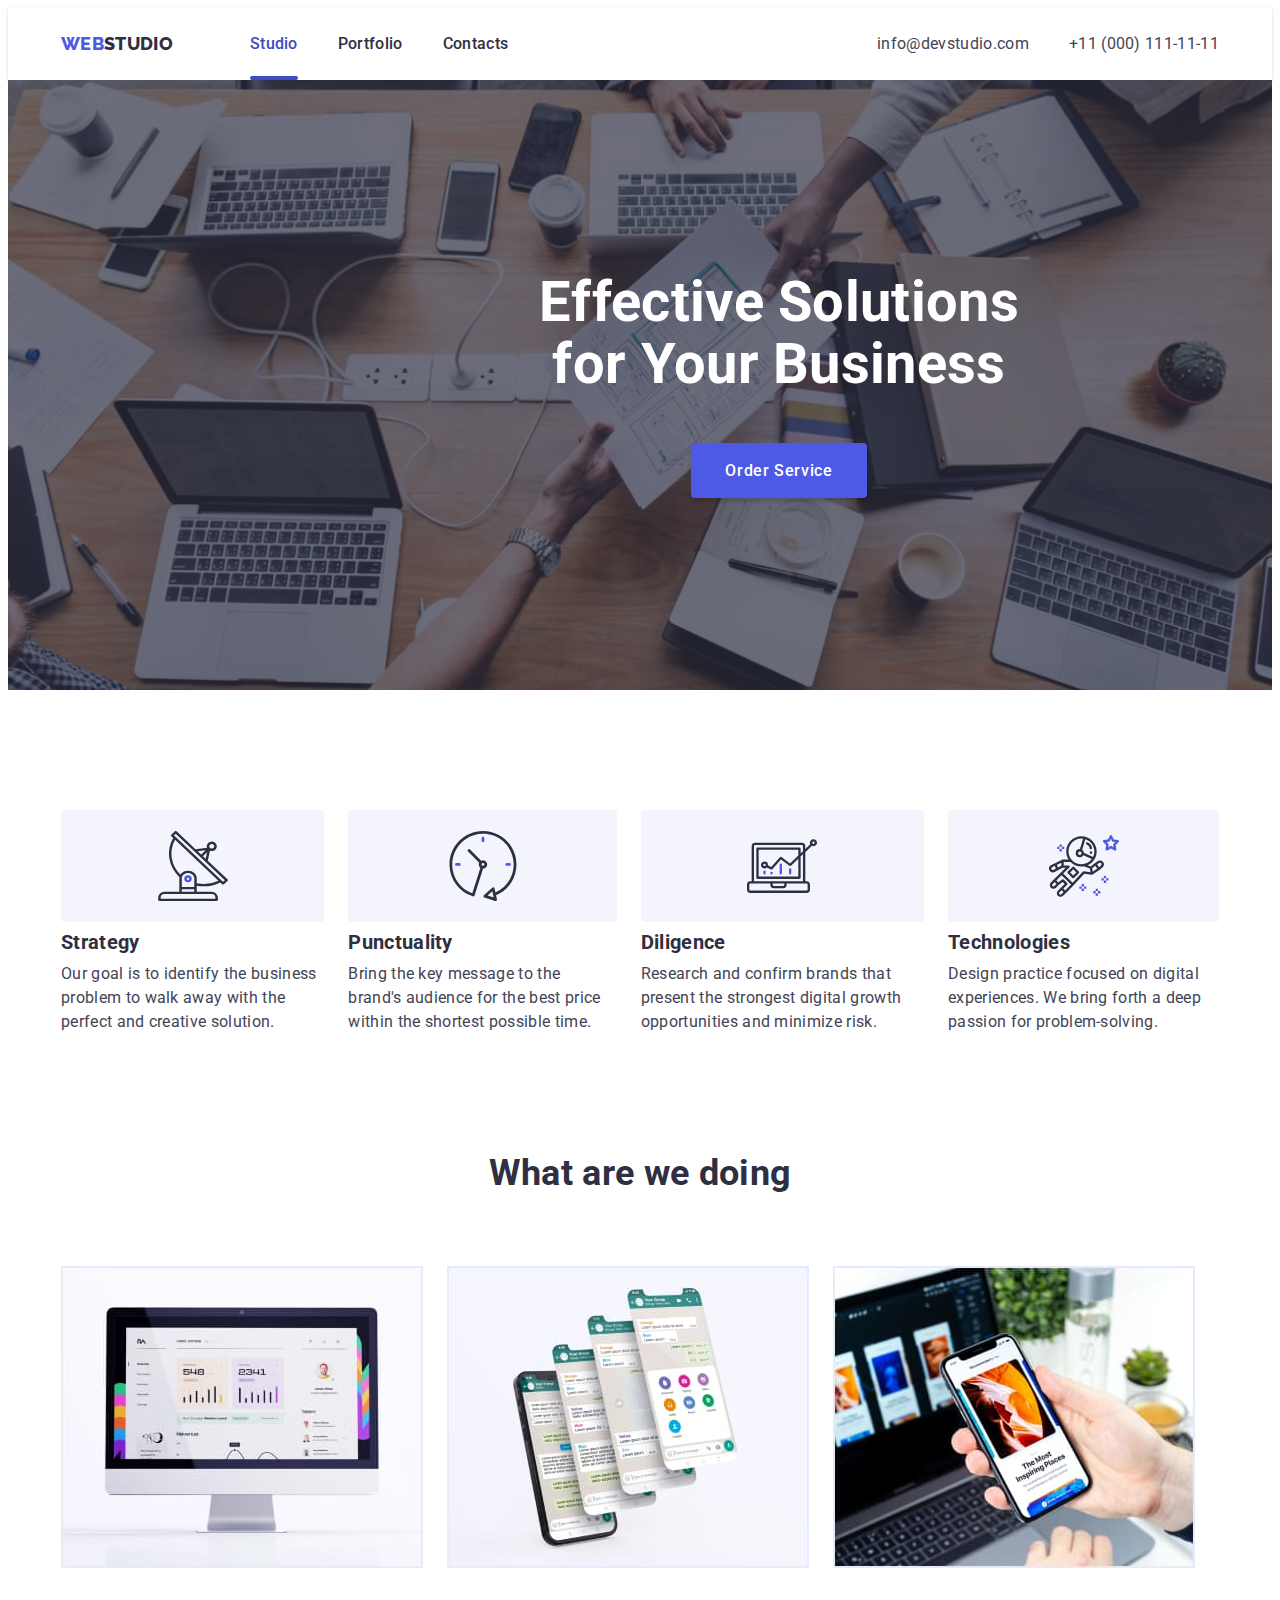
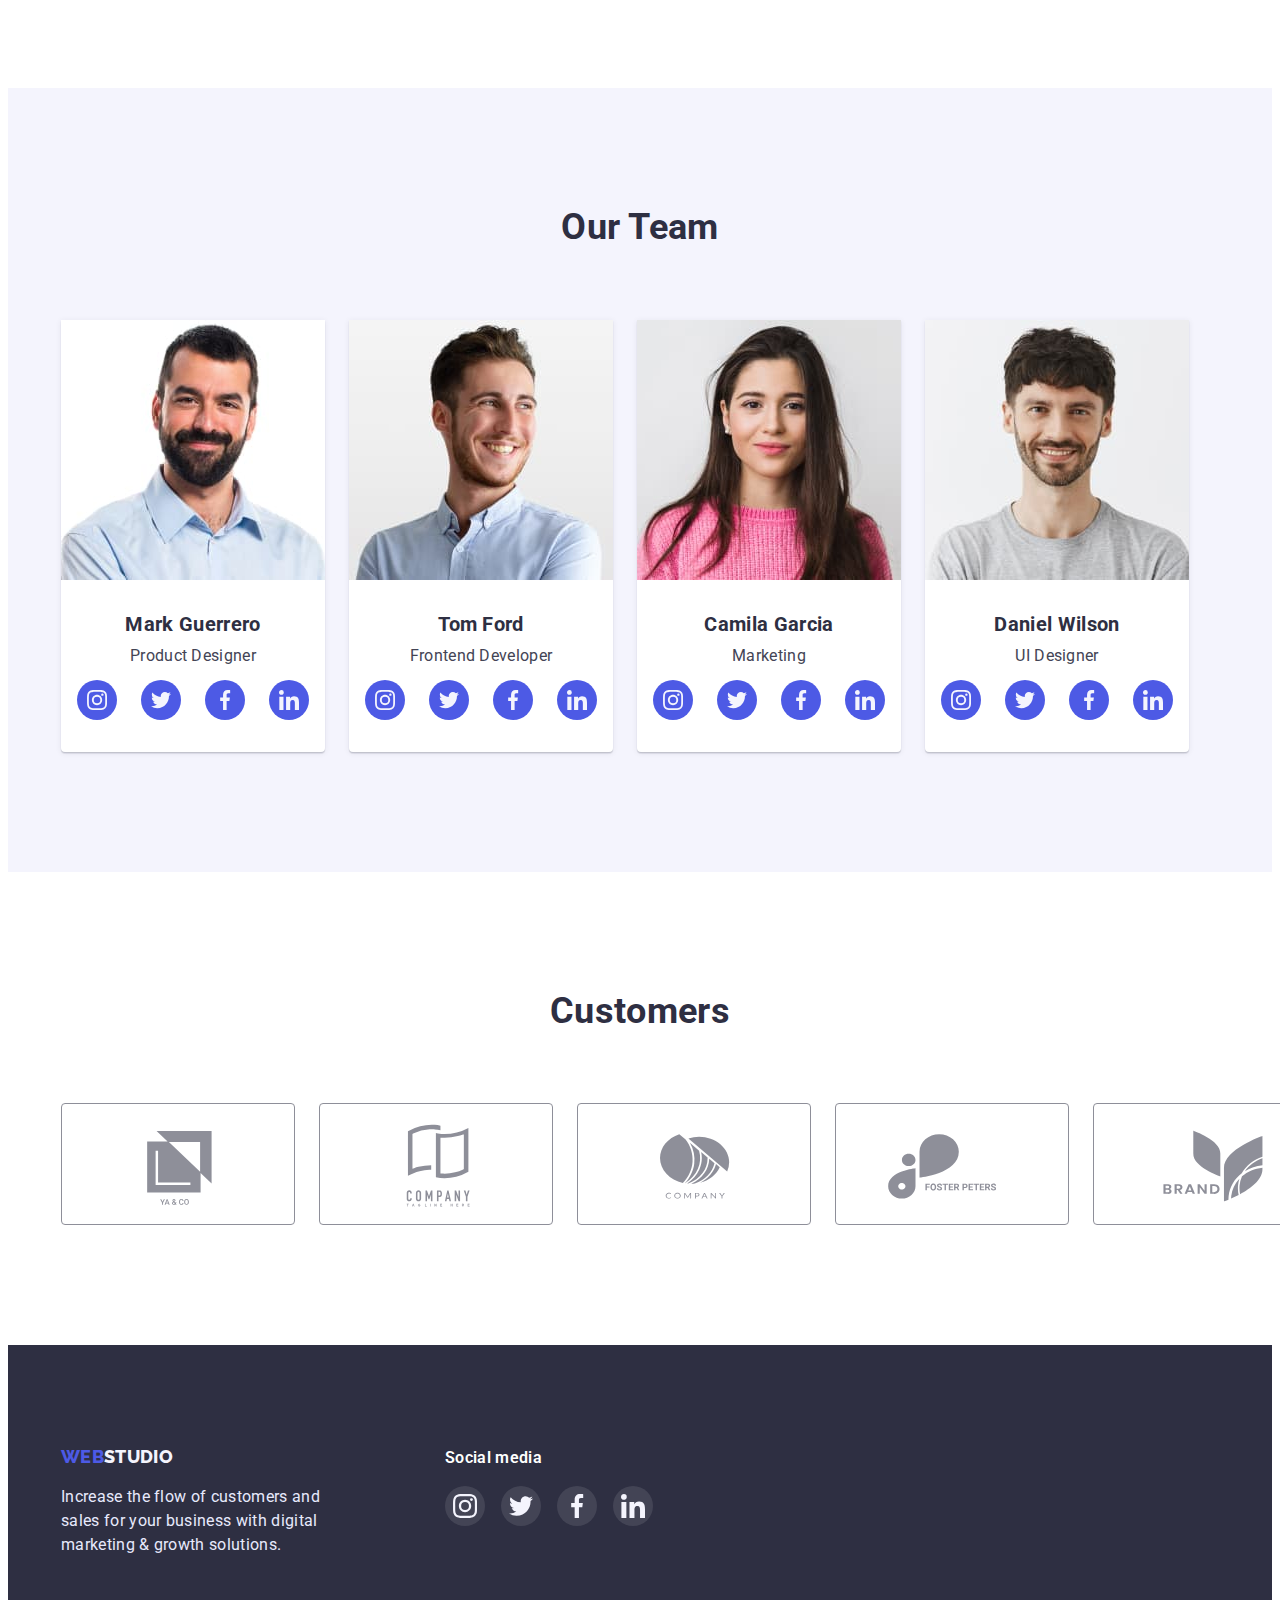
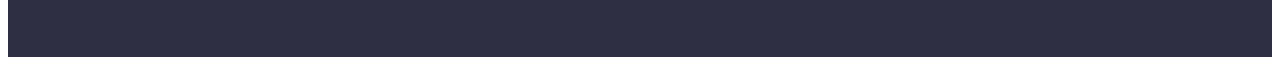
<file: index.html>
<!DOCTYPE html>
<html lang="en">
<head>
    <meta charset="UTF-8">
    <meta http-equiv="X-UA-Compatible" content="IE=edge">
    <meta name="viewport" content="width=device-width, initial-scale=1.0">
    <title>WebStudio</title>
    <link rel="preconnect" href="https://fonts.googleapis.com">
    <link rel="preconnect" href="https://fonts.gstatic.com" crossorigin>
    <link href="https://fonts.googleapis.com/css2?family=Raleway:wght@800&family=Roboto:wght@400;500;700;900&display=swap" rel="stylesheet">
    <link rel="stylesheet" href="https://cdnjs.cloudflare.com/ajax/libs/modern-normalize/1.1.0/modern-normalize.min.css" 
        integrity="sha512-wpPYUAdjBVSE4KJnH1VR1HeZfpl1ub8YT/NKx4PuQ5NmX2tKuGu6U/JRp5y+Y8XG2tV+wKQpNHVUX03MfMFn9Q==" crossorigin="anonymous" referrerpolicy="no-referrer" />
    <link rel="stylesheet" href="./css/styles.css">
</head>
<body>
    <header>
        <div class="container nav-heder">
            <a class="logo" href="/">  <span class="logo-web">WEB</span>STUDIO  </a>
            <nav class="nav-div">
                <ul class="navigation list">            
                    <li>  <a href="/" class="nav-link link navigation-active"> Studio   </a>       </li>
                    <li>  <a href="./portfolio.html" class="nav-link link"> Portfolio </a>      </li>
                    <li>  <a href="" class="nav-link link"> Contacts  </a>      </li>
                </ul>
            </nav>
            <div class="auth-div">
                <ul class="auth-nav list">
                    <li><a class="auth-list link" href="mailto:info@devstudio.com">info@devstudio.com</a></li>
                    <li><a class="auth-list link" href="tel:+11(000)111-11-11">+11 (000) 111-11-11</a></li>
                </ul> 
            </div> 
        </div>             
    </header>
    <main>
        
        <section class="section-hero">
            <div class="container cont-hero">  
                <h1 class="hero-title">Effective Solutions for Your Business</h1>
                <button  class="sec-hero-button" type="button" data-modal-open>Order Service</button>                    
            </div> 
        </section>
        
        <section class="section-workmeth section">
            <div class="container">
                <h2 class="visually-hidden">Our work methods</h2>
                <ul class="sec-workmeth-ul list">
                    <li class="icon-antena">                        
                        <h3 class="section-title-h3">Strategy</h3>
                        <p class="text">Our goal is to identify the business
                        problem to walk away with the perfect and creative solution. </p>
                    </li>
                    <li class="icon-clock">
                        <h3 class="section-title-h3">Punctuality</h3>
                        <p class="text">Bring the key message to the brand's audience for the best price within the shortest possible time.</p>
                    </li>
                    <li class="icon-diagram">
                        <h3 class="section-title-h3">Diligence</h3>
                        <p class="text">Research and confirm brands that present the strongest digital growth opportunities and minimize risk.</p>
                    </li>
                    <li class="icon-astronaut">
                        <h3 class="section-title-h3">Technologies</h3>
                        <p class="text">Design practice focused on digital experiences. We bring forth a deep passion for problem-solving. </p>
                    </li>
                </ul>
            </div>
        </section>

        <section class="section-doing section">
            <div class="container text-center">
                <h2 class="section-title">What are we doing</h2>
                <ul class="list doing-list">
                    <li> <img src="./images/monitor.jpg" alt="foto computer monitor" width="360" height="300">  </li>
                    <li> <img src="./images/mobileapp.jpg" alt="foto mobile app" width="360" height="300">      </li>
                    <li> <img src="./images/notebook.jpg" alt="foto mobile phones" width="360" height="300">    </li>
                </ul>
            </div>
        </section>

        <section class="section-ourteam section">
            <div class="container text-center">
                <h2 class="section-title">Our Team</h2>
                <ul class="sec-ourteam-li list">
                    <li class="sec-ourteam">
                        <img src="./images/productdes1.jpg" alt="foto product designer" width="264" height="260">
                        <div class="ourteam-item">
                            <h3 class="section-title-h3">Mark Guerrero</h3>
                            <p class="text"> Product Designer</p> 
                            <ul class="social-list">
                                <li class="social-item">
                                    <a href="" class="social-link instagram">
                                        <svg class="social-icon">
                                            <use href="./images/icons.svg#icon-instagram"></use>
                                        </svg>
                                    </a>
                                </li>
                                <li class="social-item">
                                    <a href="" class="social-link twitter">
                                        <svg class="social-icon">
                                            <use href="./images/icons.svg#icon-twitter"></use>
                                        </svg>
                                    </a>
                                </li>
                                <li class="social-item">
                                    <a href="" class="social-link facebook">
                                        <svg class="social-icon">
                                            <use href="./images/icons.svg#icon-facebook"></use>
                                        </svg>
                                    </a>
                                </li>
                                <li class="social-item">
                                    <a href="" class="social-link linkedin">
                                        <svg class="social-icon">
                                            <use href="./images/icons.svg#icon-linkedin"></use>
                                        </svg>
                                    </a>
                                </li>
                            </ul>

                        </div>            
                    </li>
                    <li class="sec-ourteam">
                        <img src="./images/frontenddevelopt1.jpg" alt="foto Frontend Developer" width="264" height="260">
                        <div class="ourteam-item">
                            <h3 class="section-title-h3">Tom Ford</h3>
                            <p class="text">Frontend Developer</p>   
                            <ul class="social-list">
                                <li class="social-item">
                                    <a href="" class="social-link instagram">
                                        <svg class="social-icon">
                                            <use href="./images/icons.svg#icon-instagram"></use>
                                        </svg>
                                    </a>
                                </li>
                                <li class="social-item">
                                    <a href="" class="social-link twitter">
                                        <svg class="social-icon">
                                            <use href="./images/icons.svg#icon-twitter"></use>
                                        </svg>
                                    </a>
                                </li>
                                <li class="social-item">
                                    <a href="" class="social-link facebook">
                                        <svg class="social-icon">
                                            <use href="./images/icons.svg#icon-facebook"></use>
                                        </svg>
                                    </a>
                                </li>
                                <li class="social-item">
                                    <a href="" class="social-link linkedin">
                                        <svg class="social-icon">
                                            <use href="./images/icons.svg#icon-linkedin"></use>
                                        </svg>
                                    </a>
                                </li>
                            </ul>  
                        </div> 
                                     
                    </li>
                    <li class="sec-ourteam">
                        <img src="./images/marketing1.jpg" alt="foto girl of Marketing" width="264" height="260">
                        <div class="ourteam-item">
                            <h3 class="section-title-h3">Camila Garcia</h3>
                            <p class="text">Marketing</p>  
                            <ul class="social-list">
                                <li class="social-item">
                                    <a href="" class="social-link instagram">
                                        <svg class="social-icon">
                                            <use href="./images/icons.svg#icon-instagram"></use>
                                        </svg>
                                    </a>
                                </li>
                                <li class="social-item">
                                    <a href="" class="social-link twitter">
                                        <svg class="social-icon">
                                            <use href="./images/icons.svg#icon-twitter"></use>
                                        </svg>
                                    </a>
                                </li>
                                <li class="social-item">
                                    <a href="" class="social-link facebook">
                                        <svg class="social-icon">
                                            <use href="./images/icons.svg#icon-facebook"></use>
                                        </svg>
                                    </a>
                                </li>
                                <li class="social-item">
                                    <a href="" class="social-link linkedin">
                                        <svg class="social-icon">
                                            <use href="./images/icons.svg#icon-linkedin"></use>
                                        </svg>
                                    </a>
                                </li>
                            </ul>
                        </div> 
                                              
                    </li>
                    <li class="sec-ourteam">
                        <img src="./images/uidesiner1.jpg" alt="foto UI Designer" width="264" height="260">                        
                        <div class="ourteam-item">
                            <h3 class="section-title-h3">Daniel Wilson</h3>
                            <p class="text">UI Designer</p>   
                            <ul class="social-list">
                                <li class="social-item">
                                    <a href="" class="social-link instagram">
                                        <svg class="social-icon">
                                            <use href="./images/icons.svg#icon-instagram"></use>
                                        </svg>
                                    </a>
                                </li>
                                <li class="social-item">
                                    <a href="" class="social-link twitter">
                                        <svg class="social-icon">
                                            <use href="./images/icons.svg#icon-twitter"></use>
                                        </svg>
                                    </a>
                                </li>
                                <li class="social-item">
                                    <a href="" class="social-link facebook">
                                        <svg class="social-icon">
                                            <use href="./images/icons.svg#icon-facebook"></use>
                                        </svg>
                                    </a>
                                </li>
                                <li class="social-item">
                                    <a href="" class="social-link linkedin">
                                        <svg class="social-icon">
                                            <use href="./images/icons.svg#icon-linkedin"></use>
                                        </svg>
                                    </a>
                                </li>
                            </ul>  
                        </div> 
                                           
                    </li>
                </ul>
            </div>
        </section>  
        
        <section class="section-customers section">
            <div class="container text-center">
                <h2 class="section-title">Customers</h2>
                <ul class="customer-list">
                    <li>
                        <a href="" class="customer-link client1">
                            <svg class="customer-icon">
                                <use href="./images/icons.svg#icon-client-1"></use>
                            </svg>
                        </a>
                    </li>
                    <li>
                        <a href="" class="customer-link client2">
                            <svg class="customer-icon">
                                <use href="./images/icons.svg#icon-client-2"></use>
                            </svg>
                        </a>
                    </li>
                    <li>
                        <a href="" class="customer-link client3">
                            <svg class="customer-icon">
                                <use href="./images/icons.svg#icon-client-3"></use>
                            </svg>
                        </a>
                    </li>
                    <li>
                        <a href="" class="customer-link client4">
                            <svg class="customer-icon">
                                <use href="./images/icons.svg#icon-client-4"></use>
                            </svg>
                        </a>
                    </li>
                    <li>
                        <a href="" class="customer-link client5">
                            <svg class="customer-icon">
                                <use href="./images/icons.svg#icon-client-5"></use>
                            </svg>
                        </a>
                    </li>
                    <li>
                        <a href="" class="customer-link client6">
                            <svg class="customer-icon">
                                <use href="./images/icons.svg#icon-client-6"></use>
                            </svg>
                        </a>
                    </li>
                </ul>
            </div>
        </section>
       
    </main>
    <footer class="cont-footer">
        <div class="container footer-div">
            <div>
                <a class="logo-footer" href="/" >  <span class="logo-web">WEB</span>STUDIO  </a>
                <p class="footer-text">Increase the flow of customers and sales for your business with digital marketing & growth solutions.</p>
            </div>
            <div class="footer-social-item">
                <p class="soc-link-text">Social media</p>
                <ul class="social-list footer">
                    <li class="social-item">
                        <a href="" class="social-link instagram footer">
                            <svg class="social-icon footer">
                                <use href="./images/icons.svg#icon-instagram"></use>
                            </svg>
                        </a>
                    </li>
                    <li class="social-item">
                        <a href="" class="social-link twitter footer">
                            <svg class="social-icon footer">
                                <use href="./images/icons.svg#icon-twitter"></use>
                            </svg>
                        </a>
                    </li>
                    <li class="social-item">
                        <a href="" class="social-link facebook footer">
                            <svg class="social-icon footer">
                                <use href="./images/icons.svg#icon-facebook"></use>
                            </svg>
                        </a>
                    </li>
                    <li class="social-item">
                        <a href="" class="social-link linkedin footer">
                            <svg class="social-icon footer">
                                <use href="./images/icons.svg#icon-linkedin"></use>
                            </svg>
                        </a>
                    </li>
                </ul>  
            </div>
    </footer>
    <div class="backdrop is-hidden" data-modal>
        <div class="modal">
            <button class="close-button" type="button" data-modal-close>
                <svg  class="close-svg">
                    <use href="./images/icons.svg#close-button"></use>
                </svg>
            </button>
        </div>
    </div>
    <script src="./js/modal.js"></script>
</body>
</html>
</file>
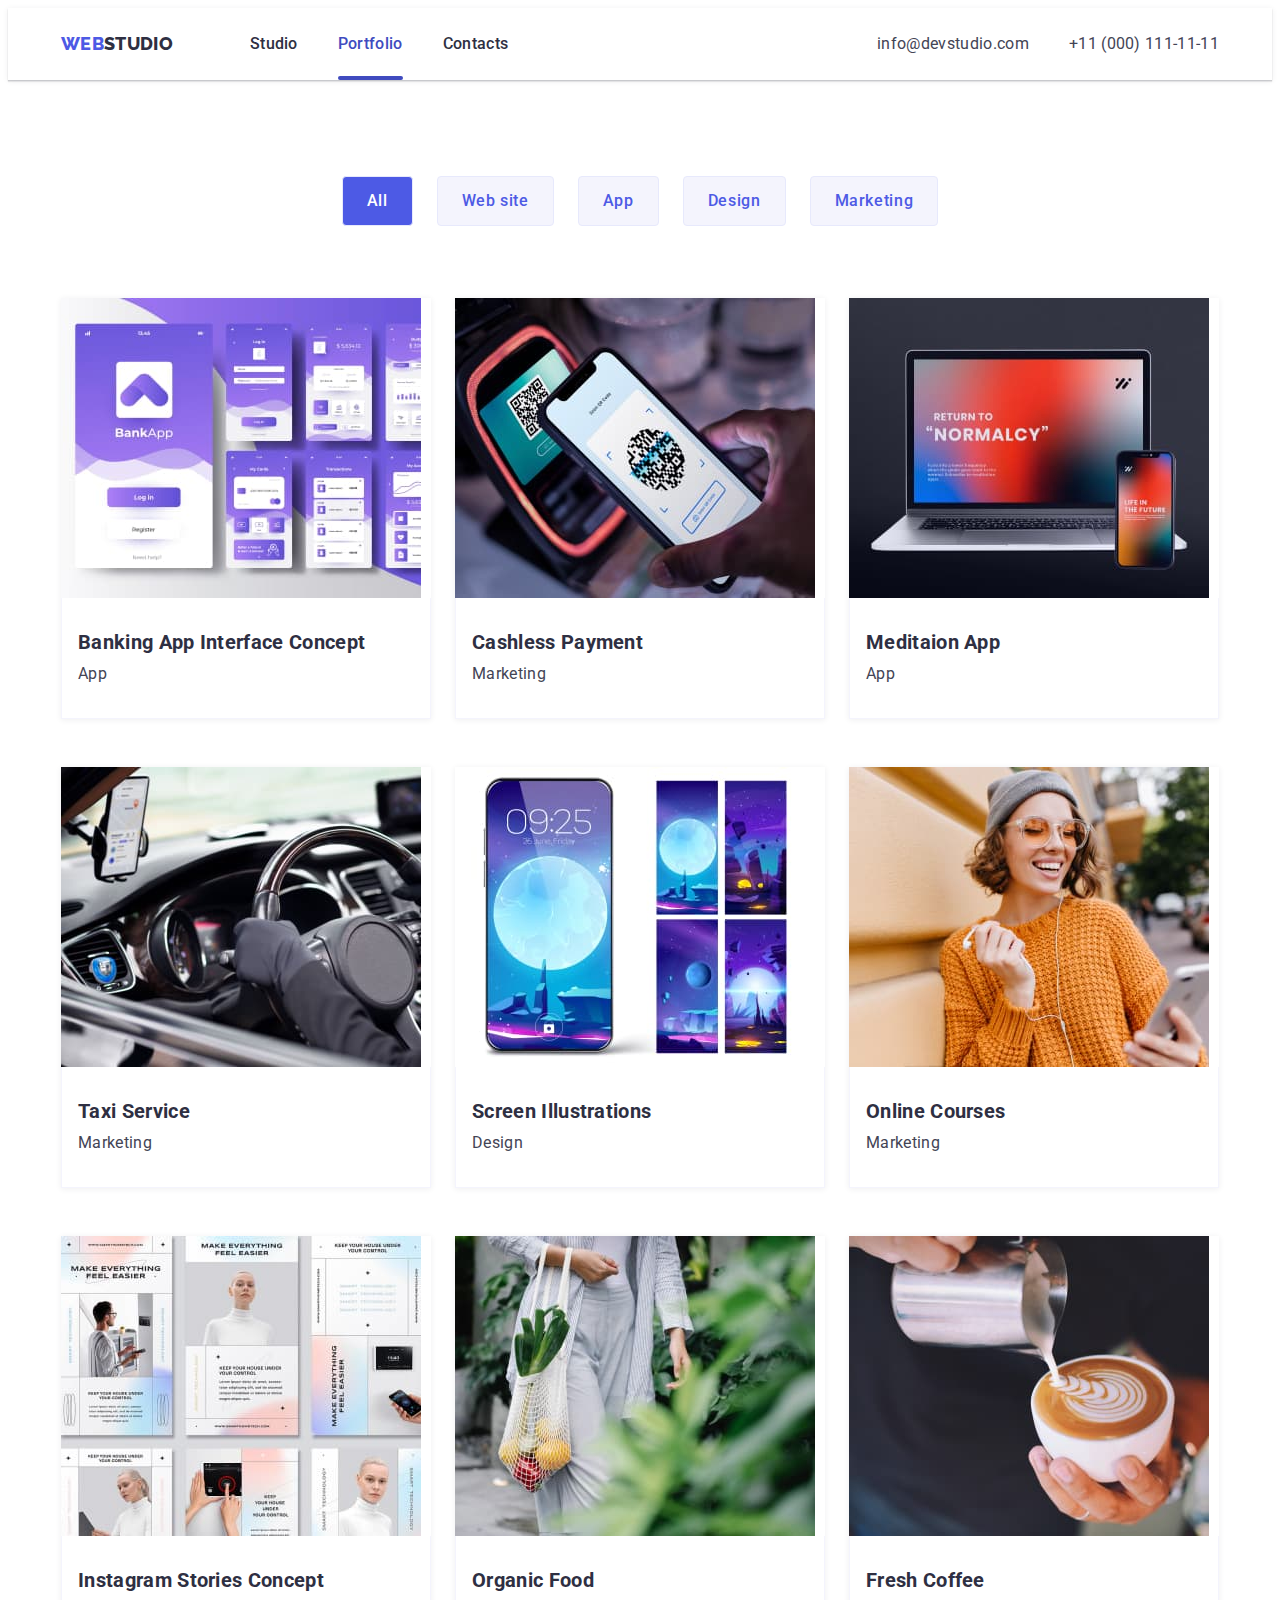
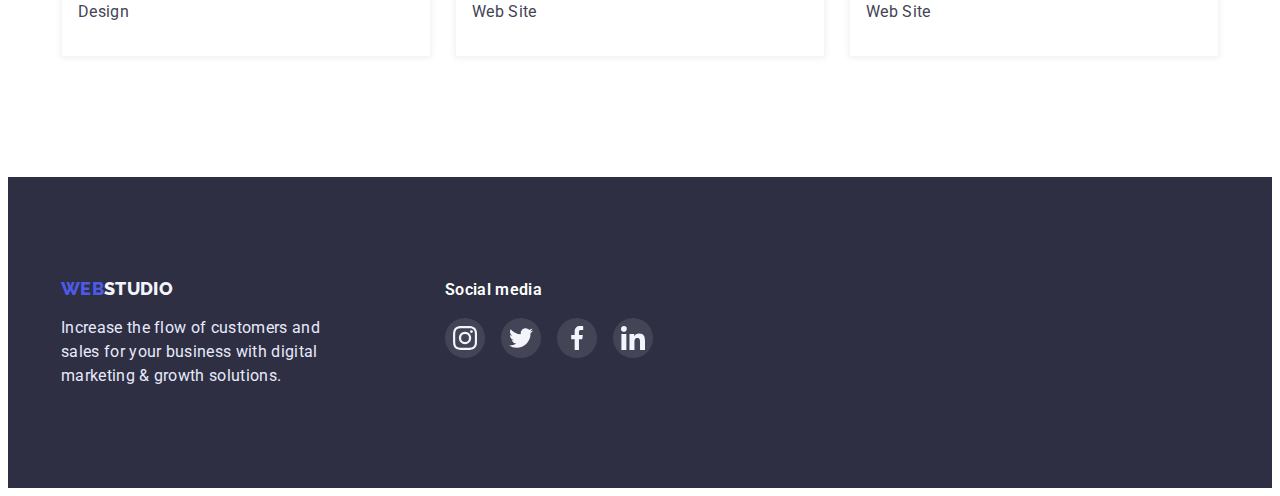
<file: portfolio.html>
<!DOCTYPE html>
<html lang="en">
<head>
    <meta charset="UTF-8">
    <meta http-equiv="X-UA-Compatible" content="IE=edge">
    <meta name="viewport" content="width=device-width, initial-scale=1.0">
    <title>WebStudio_portfolio</title>
    <link rel="preconnect" href="https://fonts.googleapis.com">
    <link rel="preconnect" href="https://fonts.gstatic.com" crossorigin>
    <link href="https://fonts.googleapis.com/css2?family=Raleway:wght@800&family=Roboto:wght@400;500;700;900&display=swap" rel="stylesheet">
    <link rel="stylesheet" href="https://cdnjs.cloudflare.com/ajax/libs/modern-normalize/1.1.0/modern-normalize.min.css" integrity="sha512-wpPYUAdjBVSE4KJnH1VR1HeZfpl1ub8YT/NKx4PuQ5NmX2tKuGu6U/JRp5y+Y8XG2tV+wKQpNHVUX03MfMFn9Q==" crossorigin="anonymous" referrerpolicy="no-referrer" />
    <link rel="stylesheet" href="./css/styles.css">
</head>
<body>
    <header>
        <div class="container nav-heder">
            <a class="logo" href="./index.html">  <span class="logo-web">WEB</span>STUDIO  </a>
            <nav class="nav-div">
                <ul class="navigation list">            
                    <li>  <a href="./index.html" class="nav-link link"> Studio   </a>       </li>
                    <li>  <a href="./portfolio.html" class="nav-link link navigation-active"> Portfolio </a>      </li>
                    <li>  <a href="" class="nav-link link"> Contacts  </a>      </li>
                </ul>
            </nav>
            <div class="auth-div">
                <ul class="auth-nav list">
                    <li><a class="auth-list link" href="mailto:info@devstudio.com">info@devstudio.com</a></li>
                    <li><a class="auth-list link" href="tel:+11(000)111-11-11">+11 (000) 111-11-11</a></li>
                </ul> 
            </div> 
        </div>             
    </header>
    <main class="portfolio">
        <section class="portfolio-section">
            <Div class="container">
                <h1 class="visually-hidden">Portfolio</h1>
                <ul class="filtr list">
                    <li><button class="filtr-button all active " type="button">All</button></li>
                    <li><button class="filtr-button web " type="button">Web site</button></li>
                    <li><button class="filtr-button app " type="button">App</button></li>
                    <li><button class="filtr-button design " type="button">Design</button></li>
                    <li><button class="filtr-button Marketing " type="button">Marketing</button></li>
                </ul>    
                
                <ul class="portfolio-works list">
                    <li class="portfolio-progect-card">
                        <a href="" class="portf-link">                        
                            <div class="portf-tumba">
                                <img class="portfolio-img" src="./images/banking_app.jpg" alt="foto_banking_app">
                                <p class="portfolio-text text ">14 Stylish and User-Friendly App Design Concepts · Task Manager App · Calorie Tracker App · Exotic Fruit Ecommerce App · Cloud Storage App</p>
                            </div>
                            <div class="portf-item">
                                <h2 class="section-title-h3">Banking App Interface Concept</h2>
                                <p class="text">App</p>
                            </div>
                            
                        </a>
                    </li>
                    <li class="portfolio-progect-card">
                        <a href="" class="portf-link">
                            <div class="portf-tumba">
                                <p class="portfolio-text text ">Lorem ipsum dolor sit amet consectetur adipisicing elit. Temporibus aut quod omnis! Expedita, autem possimus.</p>
                                <img class="portfolio-img" src="./images/cashless_pay.jpg" alt="foto_cashless_payment" width="360" height="300">
                            </div>
                            
                            <div class="portf-item">
                                <h2 class="section-title-h3">Cashless Payment</h2>
                                <p class="text">Marketing</p>
                                
                            </div>
                            
                        </a>
                    </li>
                    <li class="portfolio-progect-card">
                        <a href="" class="portf-link">
                            <div class="portf-tumba">
                                <p class="portfolio-text text ">Lorem ipsum dolor sit amet consectetur adipisicing elit. Temporibus aut quod omnis! Expedita, autem possimus.</p>
                                <img class="portfolio-img" src="./images/meditation_app.jpg" alt="foto_Meditaion App" width="360" height="300">
                            </div>
                            
                            <div class="portf-item">
                                <h2 class="section-title-h3">Meditaion App</h2>
                                <p class="text">App</p>
                            </div>
                            
                        </a>
                    </li>
                    <li class="portfolio-progect-card">
                        <a href="" class="portf-link">
                            <div class="portf-tumba">
                                <p class="portfolio-text text ">Lorem ipsum dolor sit amet consectetur adipisicing elit. Temporibus aut quod omnis! Expedita, autem possimus.</p>
                                <img src="./images/taxi.jpg" alt="foto_taxi_servise" width="360" height="300">
                            </div>
                            
                            <div class="portf-item">
                                <h2 class="section-title-h3">Taxi Service</h2>
                                <p class="text">Marketing</p>
                            </div>
                            
                        </a>
                    </li>
                    <li class="portfolio-progect-card">
                        <a href="" class="portf-link">
                            <div class="portf-tumba">
                                <p class="portfolio-text text ">Lorem ipsum dolor sit amet consectetur adipisicing elit. Temporibus aut quod omnis! Expedita, autem possimus.</p>
                                <img src="./images/screen_ilustration.jpg" alt="foto_screen_ilustrations" width="360" height="300">
                            </div>
                            
                            <div class="portf-item">
                                <h2 class="section-title-h3">Screen Illustrations</h2>
                                <p class="text">Design</p>
                            </div>
                            
                        </a>
                    </li>
                    <li class="portfolio-progect-card">
                        <a href="" class="portf-link">
                            <div class="portf-tumba">
                                <p class="portfolio-text text ">Lorem ipsum dolor sit amet consectetur adipisicing elit. Temporibus aut quod omnis! Expedita, autem possimus.</p>
                                <img src="./images/online_courses.jpg" alt="foto_online_courses" width="360" height="300">
                            </div>
                            
                            <div class="portf-item">
                                <h2 class="section-title-h3">Online Courses</h2>
                                <p class="text">Marketing</p>
                            </div>
                            
                        </a>
                    </li>
                    <li class="portfolio-progect-card">
                        <a href="" class="portf-link">
                            <div class="portf-tumba">
                                <p class="portfolio-text text ">Lorem ipsum dolor sit amet consectetur adipisicing elit. Temporibus aut quod omnis! Expedita, autem possimus.</p>
                                <img src="./images/insta_stories.jpg" alt="foto_insta_stories" width="360" height="300">
                            </div>
                            
                            <div class="portf-item">
                                <h2 class="section-title-h3">Instagram Stories Concept</h2>
                                <p class="text">Design</p>
                            </div>
                            
                        </a>
                    </li>
                    <li class="portfolio-progect-card">
                        <a href="" class="portf-link">
                            <div class="portf-tumba">
                                <p class="portfolio-text text ">Lorem ipsum dolor sit amet consectetur adipisicing elit. Temporibus aut quod omnis! Expedita, autem possimus.</p>
                                <img src="./images/organic_food.jpg" alt="foto_organic_food" width="360" height="300">
                            </div>
                            
                            <div class="portf-item">
                                <h2 class="section-title-h3">Organic Food</h2>
                                <p class="text">Web Site</p>
                            </div>
                            
                        </a>
                    </li>
                    <li class="portfolio-progect-card">
                        <a href="" class="portf-link">
                            <div class="portf-tumba">
                                <p class="portfolio-text text ">Lorem ipsum dolor sit amet consectetur adipisicing elit. Temporibus aut quod omnis! Expedita, autem possimus.</p>
                                <img src="./images/fresh_coffe.jpg" alt="foto_fresh_coffe" width="360" height="300">
                            </div>
                            
                            <div class="portf-item">
                                <h2 class="section-title-h3">Fresh Coffee</h2>
                                <p class="text">Web Site</p>
                            </div>
                            
                        </a>
                    </li>
                    
                </ul>
            </Div>

        </section>

    </main>
    <footer class="cont-footer">
        <div class="container footer-div">
            <div>
                <a class="logo-footer" href="./index.html" >  <span class="logo-web">WEB</span>STUDIO  </a>
                <p class="footer-text">Increase the flow of customers and sales for your business with digital marketing & growth solutions.</p>
            </div>
            <div class="footer-social-item">
                <p class="soc-link-text">Social media</p>
                <ul class="social-list footer">
                    <li class="social-item">
                        <a href="" class="social-link instagram footer">
                            <svg class="social-icon footer">
                                <use href="./images/icons.svg#icon-instagram"></use>
                            </svg>
                        </a>
                    </li>
                    <li class="social-item">
                        <a href="" class="social-link twitter footer">
                            <svg class="social-icon footer">
                                <use href="./images/icons.svg#icon-twitter"></use>
                            </svg>
                        </a>
                    </li>
                    <li class="social-item">
                        <a href="" class="social-link facebook footer">
                            <svg class="social-icon footer">
                                <use href="./images/icons.svg#icon-facebook"></use>
                            </svg>
                        </a>
                    </li>
                    <li class="social-item">
                        <a href="" class="social-link linkedin footer">
                            <svg class="social-icon footer">
                                <use href="./images/icons.svg#icon-linkedin"></use>
                            </svg>
                        </a>
                    </li>
                </ul>  
            </div>
    </footer>
</body>
</html>
</file>
<file: css/styles.css>
/* колір WEB, Focused, Active states Links; background кнопки #4D5AE5  */
:root { --brand-color: #4D5AE5;
    --background: #2E2F42; 
    --zagolovok: #2E2F42;
        /* колір тексту    */
    --text: #434455;
    --studio: #F4F4FD;
        /*  текст підвал                  #E7E9FC  */ 
    --accent: #E7E9FC;

    --margin-left: 24px;
    --margim-top-botton-h3p: 32px;
    --margin-top-p: 8px;
}


body {   background-color: #FFFFFF; color: var(--text);   
    font-family: 'Roboto', sans-serif; font-style: normal; letter-spacing: 0.02em;}
.list { list-style: none;
}
h1, h2, h3, h4, p, ul, li { margin: 0px; 
    padding: 0;
}

/* кнопки, зсилки */
.logo-footer, .logo {text-decoration-line:none}
.link {text-decoration-line:none; font-family: inherit;
    display: block;
    transition-property:  color;
    transition-duration: 250ms;
    transition-timing-function: cubic-bezier(0.4, 0, 0.2, 1);
}
.link:hover, .link:focus {color: var(--brand-color);  background-color: #FFFFFF}


/*  __________________________Глобальні змінні_______________________________ */
.container {    width: 1158px; 
    margin-left:  auto; 
    margin-right: auto;
    padding-left: 15px;
    padding-right: 15px;
    
}
.section { padding-top: 120px;
padding-bottom: 120px;
}
img {
    display: block;
    max-width: 100%;
    height: auto;
}


/* Хедер */

.logo-web {color: var(--brand-color);}
.logo  {color: var(--zagolovok);
    font-family: 'Raleway', sans-serif; 
    font-weight: 800;
    font-size: 18px;
    line-height: 1.3;

}

.nav-div{ margin-left: 77px;}
.nav-link {
    display: inline-block;
    position: relative;
    color: var(--zagolovok); 
    font-weight: 500;
    font-size: 16px;
    line-height: 1.5;
    padding-top: 24px;
    padding-bottom: 24px;
}
.nav-link.navigation-active {
    color: #404BBF;
}
.nav-link.navigation-active::after{
    content: "";
    position: absolute;
    bottom: 0;
    left: 0;
    width: 100%;
    height: 4px;
    background-color: #404BBF;
    border-radius: 2px;
} 

.auth-div{ margin-left: auto;}
.auth-nav {
    font-size: 16px;
    line-height: 1.5;
    letter-spacing: 0.02em;

    display: flex;
    
}
.auth-nav  > li + li  {margin-left: 40px;
}

.auth-list { color: var(--text);
    padding-top: 24px;
    padding-bottom: 24px;
}
.navigation { display: flex;
}

.navigation > li:not(:first-child) { margin-left: 40px;
}

.nav-heder { display: flex; 
    align-items: center;
} 
header {box-shadow: 0px 2px 1px rgba(46, 47, 66, 0.08), 
    0px 1px 1px rgba(46, 47, 66, 0.16), 
    0px 1px 6px rgba(46, 47, 66, 0.08);
}


/* section-hero */

.section-hero {
    margin-left: auto;
    margin-right: auto;

    max-width: 1440px;
    background-image: linear-gradient( to right, rgba(46,47,66,0.7), rgba(46,47,66,0.7)), url(../images/people-office-1.jpg);
    background-repeat: no-repeat;

    background-position: center;
    background-size: cover; 
}
    
.hero-title {color: #FFFFFF;
    font-weight: 700;
    font-size: 56px;
    line-height: 1.1;
    width: 492px;    
    margin-left: auto;
    margin-right: auto;
    
}
.sec-hero-button {background-color: var(--brand-color); color: #FFFFFF; cursor: pointer;
    font-family: inherit;
    font-style: normal;
    font-weight: 500;
    font-size: 16px;
    line-height: 1.2;
    letter-spacing: 0.04em;

    padding: 16px 32px;
    margin-top: 48px;
    
    border-color: transparent;
    box-shadow: 0px 4px 4px rgba(0, 0, 0, 0.15);
    border-radius: 4px;

    transition-property: box-shadow;
    transition-duration: 250ms;
    transition-timing-function: cubic-bezier(0.4, 0, 0.2, 1);
}
.sec-hero-button:hover { box-shadow: 0px 1px 6px rgba(46, 47, 66, 0.08), 0px 1px 1px rgba(46, 47, 66, 0.16), 0px 2px 1px rgba(46, 47, 66, 0.08);
    border-radius: 4px;
    
}
.sec-hero-button:focus { background: #404BBF;
    box-shadow: 0px 4px 4px rgba(0, 0, 0, 0.15);
    border-radius: 4px;
    border-color: transparent;
}

.cont-hero{padding: 192px;
    
    text-align: center;
} 

/* section-workmeth */

.visually-hidden {position: absolute;
    white-space: nowrap;
    width: 1px;
    height: 1px;
    overflow: hidden;
    border: 0;
    padding: 0;
    clip: rect(0 0 0 0);
    clip-path: inset(50%);
    margin: -1px;
}    
.section-title {color: var(--zagolovok);
    font-weight: 700;
    font-size: 36px;
    line-height: 1.1;

    
}
.section-title-h3 {color:  var(--zagolovok);
    font-weight: 700;
    font-size: 20px;
    line-height: 1.2;
  
}
.text {font-size: 16px;
    line-height: 1.5;

    margin-top: var(--margin-top-p);
}
.sec-workmeth-ul { display: flex;
    flex-basis: calc((100%-3*var(--margine-left))/4);
}

.sec-workmeth-ul > li:not(:first-child) { margin-left: var(--margin-left)}


.sec-workmeth-ul > li::before {
    content: ''; 
    display: block;

    margin-bottom: 8px;
    height: 112px;
    border-radius: 4px;
    background: var(--studio);
    
    background-size: 70px 70px;
    background-position: center;
    background-repeat: no-repeat;
}
.sec-workmeth-ul > li.icon-antena::before {
    background-image: url(../images/antena.svg);
}
.sec-workmeth-ul > li.icon-clock::before {
    background-image: url(../images/clock.svg);
}
.sec-workmeth-ul > li.icon-diagram::before {
    background-image: url(../images/diagram.svg);
}
.sec-workmeth-ul > li.icon-astronaut::before {
    background-image: url(../images/astronaut.svg);
}


.section-workmeth.section {padding-bottom: 0px;}

/* section-doing */
.doing-list{ display: flex;}
.doing-list > li {margin-left: var(--margin-left);}
.doing-list > li:first-child { margin-left: 0px;}
.doing-list img {
    border: 1px solid #E7E9FC;
    background: linear-gradient(0deg, rgba(77, 90, 229, 0.1), rgba(77, 90, 229, 0.1)) ;
}
.text-center { text-align: center;
}
.section-title{margin-bottom: 72px;    }

/* section-ourteam */
.section-ourteam {background: var(--studio);
}

.sec-ourteam {background-color: #FFFFFF; 
    width: 264px;
    box-shadow: 0px 1px 6px rgba(46, 47, 66, 0.08), 0px 1px 1px rgba(46, 47, 66, 0.16), 
    0px 2px 1px rgba(46, 47, 66, 0.08);
    border-radius: 0px 0px 4px 4px;
}

.sec-ourteam-li {display: flex;
    text-align: center;}
.sec-ourteam-li > li { margin-left: var(--margin-left);}
.sec-ourteam-li > li:first-child {margin-left: 0px;}

.ourteam-item { padding: 32px 12px;
}

.social-list {
    display: flex;
    gap: var(--margin-left);
    margin-top: 12px;
    list-style: none;
    justify-content: center;
}    
.social-link {
    width: 40px;
    height: 40px;
    
    margin-right: auto;
    margin-left: auto;
    display: flex;
    border-radius: 50%;
    align-items: center;
    justify-content: center;

    background-color: var(--brand-color);
    color: var(--studio);

    transition-property: background-color;
    transition-duration: 250ms;
    transition-timing-function: cubic-bezier(0.4, 0, 0.2, 1);

}
.social-link:hover, .social-link:focus  {
    background-color: #404BBF;
}

.social-icon {
    width: 20px;
    height: 20px;
    fill: currentColor;
}

/* section-customers */


.customer-list {
    display: flex;
    gap: var(--margin-left);
    list-style: none;
}


.customer-link { 
    display: block;
    border: 1px solid #8E8F99;
    border-radius: 4px;
    width: 168px;
    height: 88px;   
    background-color: #FFFFFF;
    color: #8E8F99;
    padding: 16px 32px;

    transition-property: border-color, color;
    transition-duration: 250ms;
    transition-timing-function: cubic-bezier(0.4, 0, 0.2, 1);
}
.customer-link:hover,  .customer-link:focus {
    color: var(--brand-color);
    border-color: 1px solid var(--brand-color);
    
}

.customer-icon  { 
    display: block;
    width: 100%;
    height: 100%;
      
    object-fit: fill;
    fill: currentColor;
}



/* footer*/
footer {
    background-color: var(--background);}
.footer-text{color: var(--accent);
    font-size: 16px;
    line-height: 1.5;

    width: 264px; 
    margin-top: 16px;   }
.logo-footer{color: var(--studio); 
    font-family: 'Raleway', sans-serif; 
    font-weight: 800;
    font-size: 18px;
    line-height: 1.3;
}
.cont-footer { padding: 100px 0px;}

.soc-link-text{
    font-weight: 600;
    font-size: 16px;
    line-height: 1.5;
    color: #FFFFFF;
}
.footer-social-item {
    margin-left: 120px;
}
.social-list.footer {
    margin-top: 16px;
    gap: 16px;
}
.footer-div { display: flex;
align-items: baseline;}

.social-link.footer {
    background-color: rgba(255, 255, 255, 0.1);
    
}
.social-link.footer:hover, .social-link.footer:focus {
    background-color: #31D0AA;
    color: var(--studio);
}
.social-icon.footer {height: 24px;
    width: 24px;}

/* ___________________________________portfolio main____________________________*/
.portfolio-section {
    padding-top: 96px;
    padding-bottom: 120px;
}

.filtr {
    font-weight: 600;
    font-size: 16px;
    line-height: 1.5;

    display: flex;
    justify-content: center;
    gap: 24px;
}

.filtr-button {background-color: var(--studio); color: var(--brand-color); 
    border: 1px solid #E7E9FC; border-radius: 4px;
    text-decoration-line:none;
    
    cursor: pointer;
    font-family: inherit;
    font-style: normal;
    font-weight: 500;
    font-size: 16px;
    line-height: 1.5;
    letter-spacing: 0.04em;
    
    padding: 12px 24px;

    transition-property: background-color, color, box-shadow, border-color;
    transition-duration: 250ms;
    transition-timing-function: cubic-bezier(0.4, 0, 0.2, 1);
}

.filtr-button:hover { background-color: #4D5AE5; color: #FFFFFF;
    box-shadow: 0px 1px 6px rgba(46, 47, 66, 0.08), 0px 1px 1px rgba(46, 47, 66, 0.16), 
    0px 2px 1px rgba(46, 47, 66, 0.08);
    border-color: transparent;
}
.filtr-button:focus {background-color: #4D5AE5; color: #FFFFFF;
    box-shadow: 0px 4px 4px rgba(0, 0, 0, 0.15);
    border-color: transparent;
}
.filtr-button.active {background-color: #4D5AE5; color: #FFFFFF;}


/* progect-card */

.portfolio-progect-card {box-sizing: border-box;     
}


.portf-link {text-decoration-line:none;
    display: block;
    color: var(--text);
    box-shadow: 0px 1px 6px rgba(46, 47, 66, 0.08);

    transition-property: box-shadow;
    transition-duration: 250ms;
    transition-timing-function: cubic-bezier(0.4, 0, 0.2, 1);
}
.portf-link:hover,  .portf-link:focus {
    box-shadow: 0px 1px 6px rgba(46, 47, 66, 0.08), 
    0px 1px 1px rgba(46, 47, 66, 0.16), 
    0px 2px 1px rgba(46, 47, 66, 0.08);
}
.portfolio-text {
    position: absolute;
    width: 100%;
    height: 100%;
    top: 0;
    left: 0;
    padding: 40px 32px;
    margin-top: 0;

    color: var(--studio); 

    background-color: var(--brand-color);
    background-blend-mode: soft-light;
    mix-blend-mode: normal;
        
    transform: translateY(100%);
    transition: transform 250ms cubic-bezier(0.4, 0, 0.2, 1);
}

.portfolio-img {max-width: 100%;
display: block;}

.portf-tumba {
    position: relative; 
    overflow: hidden;
}
.portfolio-progect-card:hover .portfolio-text  {
    transform: translateX(0);   
}
.portfolio-progect-card:focus .portfolio-text {
    transform: translateX(0);   
}

.portfolio-works {
    display: flex;
    flex-wrap: wrap;
    margin-top: 72px;   
    
    column-gap: var(--margin-left);
    row-gap: calc(2 * var(--margin-left));
}

.portfolio-works li { flex-basis: calc((100% - 2*var(--margin-left))/3);}


.portf-item {padding-top: var(--margim-top-botton-h3p);
    padding-bottom: var(--margim-top-botton-h3p);
    padding-left: 16px;
    border: 0.5px solid #F4F4FD;
    border-top: none;
}


/* Modal window */
.backdrop {
    position: fixed;
    top: 0px;
    left: 0px;
    width: 100%;
    height: 100%;
    
    background: rgba(46, 47, 66, 0.4);
    transition-property: opacity, visibility;
    transition-duration: 250ms;
    transition-timing-function: cubic-bezier(0.4, 0, 0.2, 1); 
    
}
.backdrop.is-hidden {
    opacity: 0;
    pointer-events: none;
    visibility: inherit;

       
}
.modal {
    position: relative;
    top: 50%;
    left: 50%;
    transform: translate(-50%, -50%);
    
    width: 408px;
    height: 576px;
    padding: 24px;

    background: #FCFCFC;
    box-shadow: 0px 1px 1px rgba(0, 0, 0, 0.14), 0px 1px 3px rgba(0, 0, 0, 0.12), 
    0px 2px 1px rgba(0, 0, 0, 0.2);
    border-radius: 4px;
}

.close-button { 
    position: absolute;
    right: 24px;

    width: 24px;
    height: 24px;
    padding: 0;

    border-radius: 50%;
    color: #000;
    background: #E7E9FC;
    border: 1px solid rgba(0, 0, 0, 0.1);
       
    cursor: pointer;

    transition-property: background-color, color;
    transition-duration: 250ms;
    transition-timing-function: cubic-bezier(0.4, 0, 0.2, 1);
}
.close-button:hover, .close-button:focus {
    color: #FFFFFF;
    background-color: #404BBF;
}
.close-svg {
    position: absolute;
    left: 33.33%;
    right: 33.33%;
    top: 33.33%;
    bottom: 33.33%;
    /* display: block; */
    width: 8px;
    height: 8px;
    fill: currentColor;
    object-fit: fill;
}
.close-svg use {
    width: 100%;
    height: 100%;
    
}
</file>
